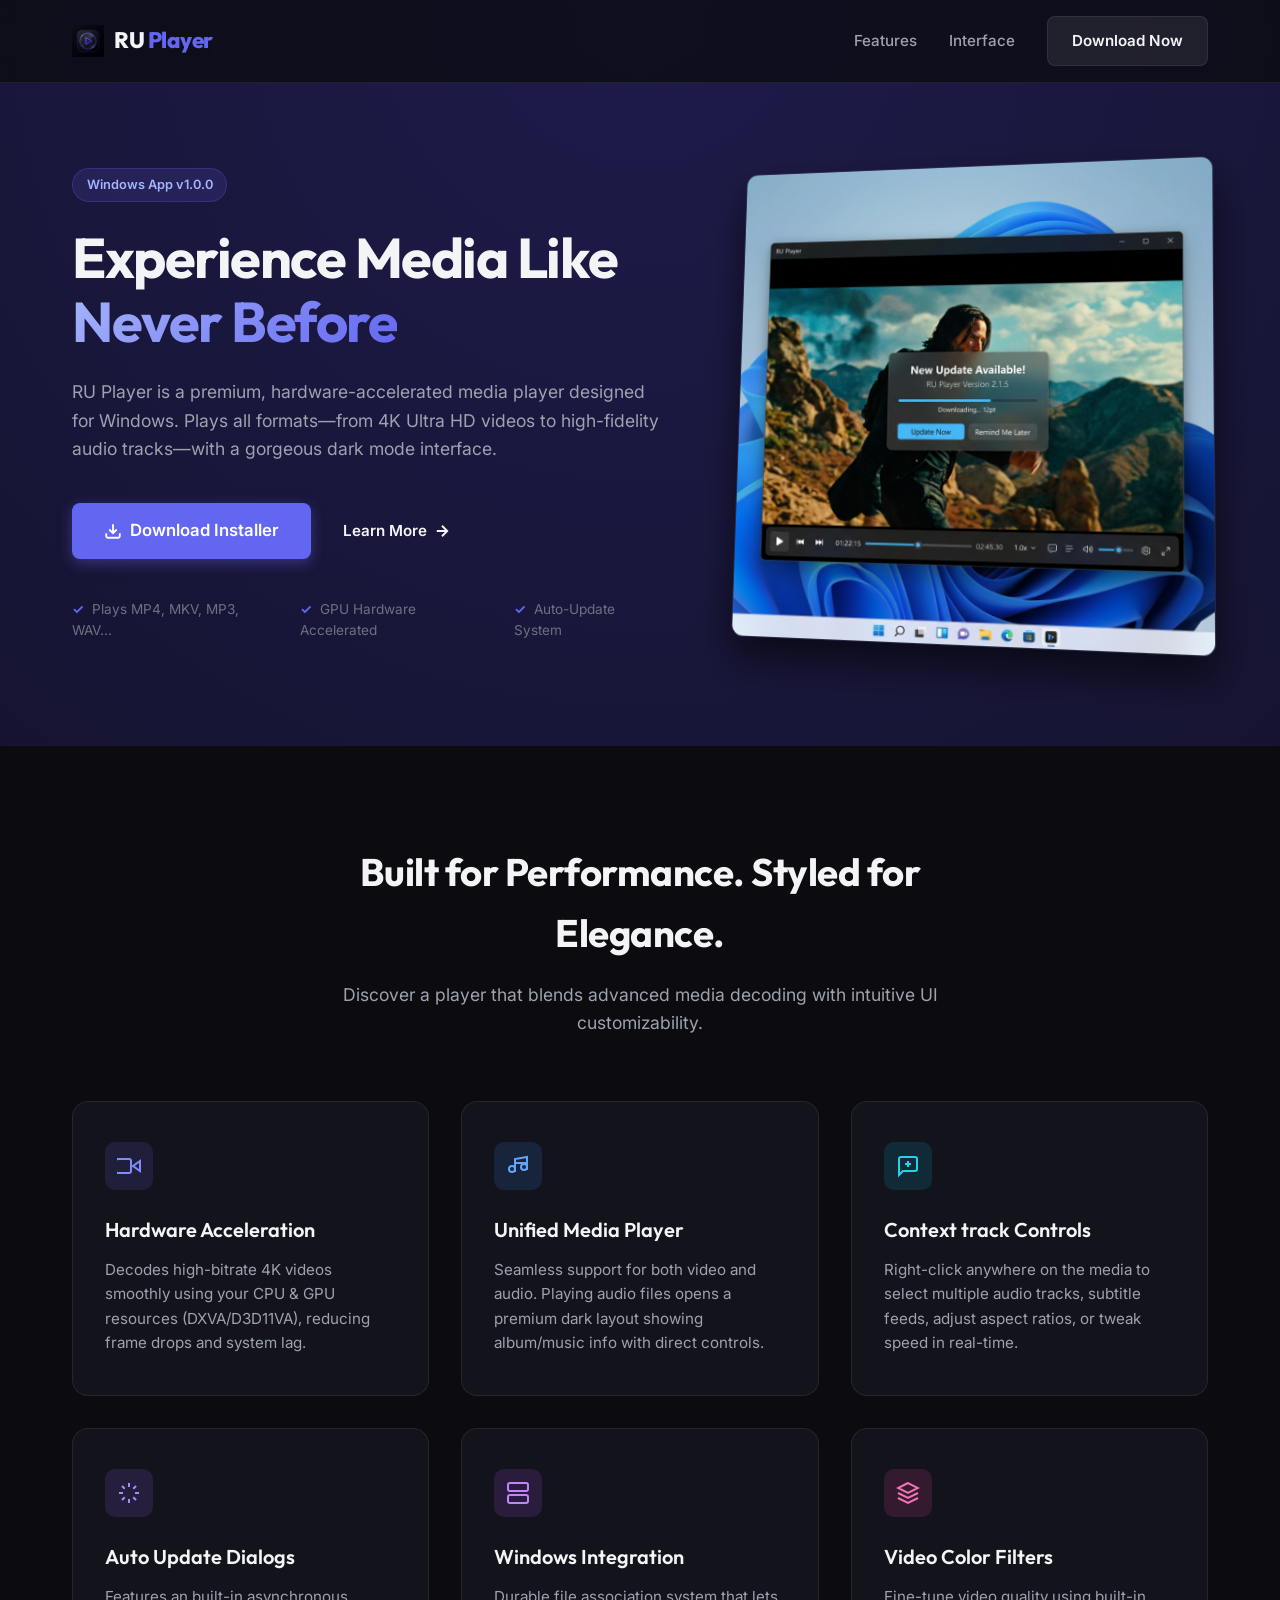
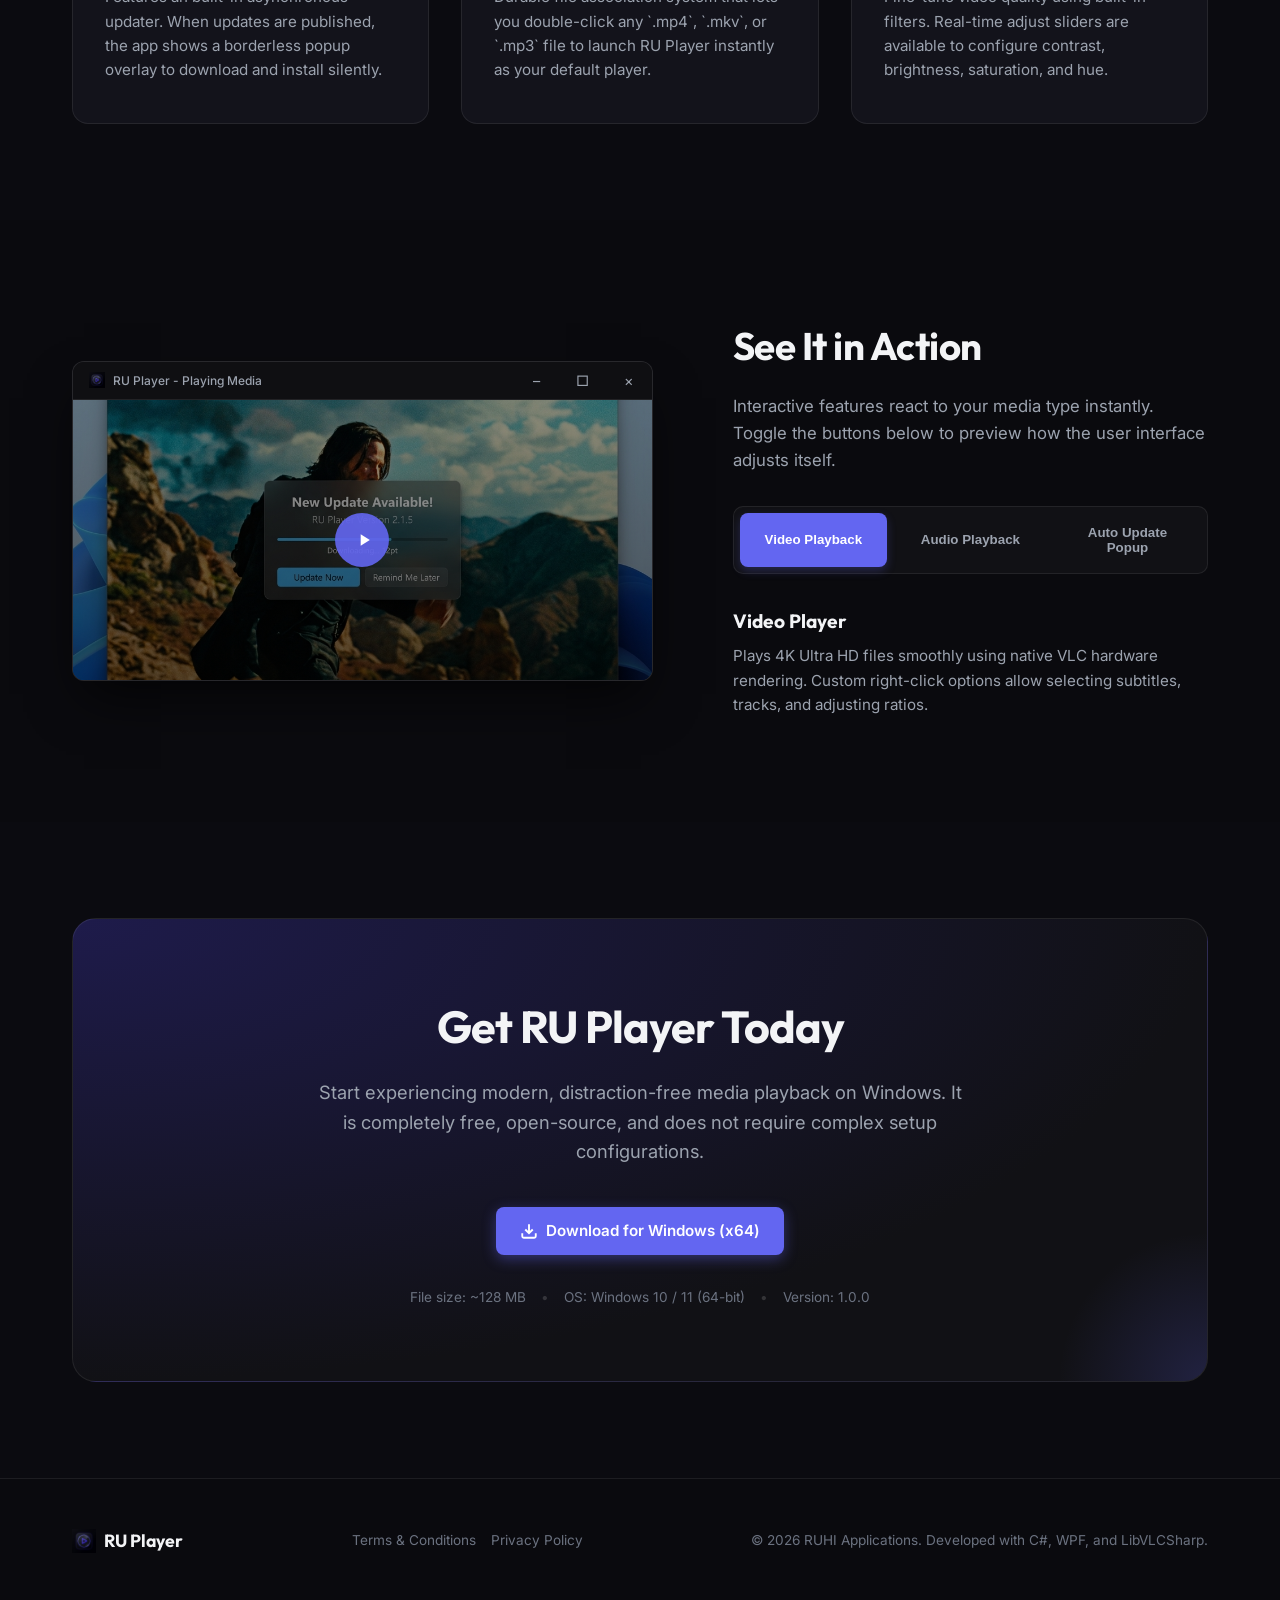
<file: index.html>
<!DOCTYPE html>
<html lang="en">
<head>
    <meta charset="UTF-8">
    <meta name="viewport" content="width=device-width, initial-scale=1.0">
    <meta name="description" content="RU Player - A premium, hardware-accelerated WPF media player for Windows. Enjoy seamless playback for all video and audio formats with a beautiful dark interface.">
    <title>RU Player - Premium Media Player for Windows</title>
    <!-- Google Fonts -->
    <link rel="preconnect" href="https://fonts.googleapis.com">
    <link rel="preconnect" href="https://fonts.gstatic.com" crossorigin>
    <link href="https://fonts.googleapis.com/css2?family=Inter:wght@300;400;500;600;700&family=Outfit:wght@400;500;600;700;800&display=swap" rel="stylesheet">
    <!-- Stylesheet -->
    <link rel="stylesheet" href="style.css">
</head>
<body>
    <!-- Navbar -->
    <header class="navbar">
        <div class="nav-container">
            <div class="nav-logo">
                <img src="assets/app_icon.png" alt="RU Player Logo" class="logo-img">
                <span class="logo-text">RU <span class="accent-text">Player</span></span>
            </div>
            <nav class="nav-links">
                <a href="#features">Features</a>
                <a href="#interface">Interface</a>
                <a href="#download" class="btn btn-secondary">Download Now</a>
            </nav>
        </div>
    </header>

    <!-- Hero Section -->
    <section class="hero">
        <div class="hero-bg-gradient"></div>
        <div class="hero-container">
            <div class="hero-content">
                <div class="badge">Windows App v1.0.0</div>
                <h1 class="hero-title">Experience Media Like <br><span class="gradient-text">Never Before</span></h1>
                <p class="hero-subtitle">RU Player is a premium, hardware-accelerated media player designed for Windows. Plays all formats—from 4K Ultra HD videos to high-fidelity audio tracks—with a gorgeous dark mode interface.</p>
                <div class="hero-actions">
                    <a href="../RU Player Setup.exe" class="btn btn-primary btn-large download-link" download>
                        <svg class="btn-icon" viewBox="0 0 24 24" fill="none" stroke="currentColor" stroke-width="2.5">
                            <path d="M21 15v4a2 2 0 0 1-2 2H5a2 2 0 0 1-2-2v-4M7 10l5 5 5-5M12 15V3"/>
                        </svg>
                        Download Installer
                    </a>
                    <a href="#features" class="btn btn-tertiary">
                        Learn More
                        <svg class="btn-icon-right" viewBox="0 0 24 24" fill="none" stroke="currentColor" stroke-width="2.5">
                            <path d="M5 12h14M12 5l7 7-7 7"/>
                        </svg>
                    </a>
                </div>
                <div class="hero-specs">
                    <span class="spec-item"><span class="bullet">✓</span> Plays MP4, MKV, MP3, WAV...</span>
                    <span class="spec-item"><span class="bullet">✓</span> GPU Hardware Accelerated</span>
                    <span class="spec-item"><span class="bullet">✓</span> Auto-Update System</span>
                </div>
            </div>
            <div class="hero-visual">
                <div class="mockup-wrapper">
                    <div class="mockup-glow"></div>
                    <img src="assets/ruplayer_mockup.png" alt="RU Player App Interface Mockup" class="app-mockup">
                </div>
            </div>
        </div>
    </section>

    <!-- Features Section -->
    <section id="features" class="features">
        <div class="container">
            <div class="section-header">
                <h2 class="section-title">Built for Performance. Styled for Elegance.</h2>
                <p class="section-subtitle">Discover a player that blends advanced media decoding with intuitive UI customizability.</p>
            </div>
            
            <div class="features-grid">
                <!-- Card 1 -->
                <div class="feature-card">
                    <div class="icon-wrapper bg-indigo">
                        <svg class="feature-icon" viewBox="0 0 24 24" fill="none" stroke="currentColor" stroke-width="2">
                            <path d="M23 7l-7 5 7 5V7zM1 5h11a2 2 0 0 1 2 2v10a2 2 0 0 1-2 2H1a2 2 0 0 1-2-2V7a2 2 0 0 1 2-2z"/>
                        </svg>
                    </div>
                    <h3 class="feature-card-title">Hardware Acceleration</h3>
                    <p class="feature-card-desc">Decodes high-bitrate 4K videos smoothly using your CPU & GPU resources (DXVA/D3D11VA), reducing frame drops and system lag.</p>
                </div>

                <!-- Card 2 -->
                <div class="feature-card">
                    <div class="icon-wrapper bg-blue">
                        <svg class="feature-icon" viewBox="0 0 24 24" fill="none" stroke="currentColor" stroke-width="2">
                            <path d="M9 18V5l12-2v13M9 9h12M9 15c0 1.66-1.34 3-3 3s-3-1.34-3-3 1.34-3 3-3 3 1.34 3 3zm12-2c0 1.66-1.34 3-3 3s-3-1.34-3-3 1.34-3 3-3 3 1.34 3 3z"/>
                        </svg>
                    </div>
                    <h3 class="feature-card-title">Unified Media Player</h3>
                    <p class="feature-card-desc">Seamless support for both video and audio. Playing audio files opens a premium dark layout showing album/music info with direct controls.</p>
                </div>

                <!-- Card 3 -->
                <div class="feature-card">
                    <div class="icon-wrapper bg-cyan">
                        <svg class="feature-icon" viewBox="0 0 24 24" fill="none" stroke="currentColor" stroke-width="2">
                            <path d="M21 15a2 2 0 0 1-2 2H7l-4 4V5a2 2 0 0 1 2-2h14a2 2 0 0 1 2 2zM12 7v6M9 10h6"/>
                        </svg>
                    </div>
                    <h3 class="feature-card-title">Context track Controls</h3>
                    <p class="feature-card-desc">Right-click anywhere on the media to select multiple audio tracks, subtitle feeds, adjust aspect ratios, or tweak speed in real-time.</p>
                </div>

                <!-- Card 4 -->
                <div class="feature-card">
                    <div class="icon-wrapper bg-violet">
                        <svg class="feature-icon" viewBox="0 0 24 24" fill="none" stroke="currentColor" stroke-width="2">
                            <path d="M12 2v4M12 18v4M4.93 4.93l2.83 2.83M16.24 16.24l2.83 2.83M2 12h4M18 12h4M4.93 19.07l2.83-2.83M16.24 7.76l2.83-2.83"/>
                        </svg>
                    </div>
                    <h3 class="feature-card-title">Auto Update Dialogs</h3>
                    <p class="feature-card-desc">Features an built-in asynchronous updater. When updates are published, the app shows a borderless popup overlay to download and install silently.</p>
                </div>

                <!-- Card 5 -->
                <div class="feature-card">
                    <div class="icon-wrapper bg-purple">
                        <svg class="feature-icon" viewBox="0 0 24 24" fill="none" stroke="currentColor" stroke-width="2">
                            <rect x="2" y="2" width="20" height="8" rx="2" ry="2"/>
                            <rect x="2" y="14" width="20" height="8" rx="2" ry="2"/>
                            <line x1="6" y1="6" x2="6.01" y2="6"/>
                            <line x1="6" y1="18" x2="6.01" y2="18"/>
                        </svg>
                    </div>
                    <h3 class="feature-card-title">Windows Integration</h3>
                    <p class="feature-card-desc">Durable file association system that lets you double-click any `.mp4`, `.mkv`, or `.mp3` file to launch RU Player instantly as your default player.</p>
                </div>

                <!-- Card 6 -->
                <div class="feature-card">
                    <div class="icon-wrapper bg-pink">
                        <svg class="feature-icon" viewBox="0 0 24 24" fill="none" stroke="currentColor" stroke-width="2">
                            <polygon points="12 2 2 7 12 12 22 7 12 2"/>
                            <polyline points="2 17 12 22 22 17"/>
                            <polyline points="2 12 12 17 22 12"/>
                        </svg>
                    </div>
                    <h3 class="feature-card-title">Video Color Filters</h3>
                    <p class="feature-card-desc">Fine-tune video quality using built-in filters. Real-time adjust sliders are available to configure contrast, brightness, saturation, and hue.</p>
                </div>
            </div>
        </div>
    </section>

    <!-- Interface section (Interactive demonstration) -->
    <section id="interface" class="interface">
        <div class="container">
            <div class="split-layout">
                <div class="layout-visual">
                    <div class="app-window-frame">
                        <div class="frame-header">
                            <span class="frame-logo-title">
                                <img src="assets/app_icon.png" class="frame-icon-img" alt="">
                                <span class="frame-title">RU Player - Playing Media</span>
                            </span>
                            <div class="frame-controls">
                                <span class="win-btn min">&#8211;</span>
                                <span class="win-btn max">&#9633;</span>
                                <span class="win-btn close">&#215;</span>
                            </div>
                        </div>
                        <div class="frame-body">
                            <div class="player-view">
                                <div class="audio-only-view" id="audioOnlyView">
                                    <div class="audio-note">
                                        <svg viewBox="0 0 24 24" fill="none" stroke="#6366F1" stroke-width="2">
                                            <path d="M9 18V5l12-2v13M9 9h12M9 15c0 1.66-1.34 3-3 3s-3-1.34-3-3 1.34-3 3-3 3 1.34 3 3zm12-2c0 1.66-1.34 3-3 3s-3-1.34-3-3 1.34-3 3-3 3 1.34 3 3z"/>
                                        </svg>
                                    </div>
                                    <span class="audio-title">Lofi_Beats_2026.mp3</span>
                                    <span class="audio-mode">Audio Playback Mode</span>
                                </div>
                                <div class="video-overlay-view" id="videoOnlyView">
                                    <div class="video-play-btn">
                                        <svg viewBox="0 0 24 24" fill="currentColor">
                                            <path d="M8 5v14l11-7z"/>
                                        </svg>
                                    </div>
                                </div>
                                <div class="update-popup-mock" id="updateMock">
                                    <div class="popup-box">
                                        <span class="popup-title">New Update Available!</span>
                                        <span class="popup-subtitle">Version 1.0.1 (Current: 1.0.0)</span>
                                        <div class="popup-bar">
                                            <div class="progress-fill"></div>
                                        </div>
                                        <div class="popup-actions">
                                            <button class="popup-btn flat" onclick="togglePopup(false)">Later</button>
                                            <button class="popup-btn accent" onclick="startDownload()">Update Now</button>
                                        </div>
                                    </div>
                                </div>
                            </div>
                        </div>
                    </div>
                </div>
                <div class="layout-content">
                    <h2 class="section-title">See It in Action</h2>
                    <p class="section-desc">Interactive features react to your media type instantly. Toggle the buttons below to preview how the user interface adjusts itself.</p>
                    
                    <div class="toggle-panel">
                        <button class="toggle-btn active" id="btnShowVideo" onclick="switchView('video')">
                            Video Playback
                        </button>
                        <button class="toggle-btn" id="btnShowAudio" onclick="switchView('audio')">
                            Audio Playback
                        </button>
                        <button class="toggle-btn" id="btnShowUpdate" onclick="switchView('update')">
                            Auto Update Popup
                        </button>
                    </div>

                    <div class="details-box">
                        <div class="details-item active" id="details-video">
                            <h4>Video Player</h4>
                            <p>Plays 4K Ultra HD files smoothly using native VLC hardware rendering. Custom right-click options allow selecting subtitles, tracks, and adjusting ratios.</p>
                        </div>
                        <div class="details-item" id="details-audio">
                            <h4>Audio Overlay Mode</h4>
                            <p>Hides the black screen completely, replacing it with an active media details grid, keeping controls accessible while providing clean visual feedback.</p>
                        </div>
                        <div class="details-item" id="details-update">
                            <h4>Airspace-Free Update Dialogs</h4>
                            <p>Launches a borderless modal updater that completely bypasses Windows airspace click interception issues. User can cancel, download, and install silently.</p>
                        </div>
                    </div>
                </div>
            </div>
        </div>
    </section>

    <!-- Download Section -->
    <section id="download" class="download-section">
        <div class="container">
            <div class="download-card">
                <div class="download-card-glow"></div>
                <h2 class="download-title">Get RU Player Today</h2>
                <p class="download-desc">Start experiencing modern, distraction-free media playback on Windows. It is completely free, open-source, and does not require complex setup configurations.</p>
                <div class="download-btns">
                    <a href="../RU Player Setup.exe" class="btn btn-primary download-link" download>
                        <svg class="btn-icon" viewBox="0 0 24 24" fill="none" stroke="currentColor" stroke-width="2.5">
                            <path d="M21 15v4a2 2 0 0 1-2 2H5a2 2 0 0 1-2-2v-4M7 10l5 5 5-5M12 15V3"/>
                        </svg>
                        Download for Windows (x64)
                    </a>
                </div>
                <div class="download-details">
                    <span>File size: ~128 MB</span>
                    <span class="separator">•</span>
                    <span>OS: Windows 10 / 11 (64-bit)</span>
                    <span class="separator">•</span>
                    <span>Version: 1.0.0</span>
                </div>
            </div>
        </div>
    </section>

    <!-- Footer -->
    <footer class="footer">
        <div class="container">
            <div class="footer-wrap">
                <div class="footer-brand">
                    <img src="assets/app_icon.png" alt="RU Player Logo" class="footer-logo">
                    <span>RU Player</span>
                </div>
                <div class="footer-links" style="display: flex; gap: 15px;">
                    <a href="terms.html" style="font-size: 0.85rem; color: var(--text-muted);">Terms &amp; Conditions</a>
                    <a href="privacy.html" style="font-size: 0.85rem; color: var(--text-muted);">Privacy Policy</a>
                </div>
                <p class="footer-copy">&copy; 2026 RUHI Applications. Developed with C#, WPF, and LibVLCSharp.</p>
            </div>
        </div>
    </footer>

    <!-- Interactive script -->
    <script>
        function switchView(viewName) {
            // Remove active state from all buttons
            document.getElementById('btnShowVideo').classList.remove('active');
            document.getElementById('btnShowAudio').classList.remove('active');
            document.getElementById('btnShowUpdate').classList.remove('active');

            // Remove active state from details
            document.getElementById('details-video').classList.remove('active');
            document.getElementById('details-audio').classList.remove('active');
            document.getElementById('details-update').classList.remove('active');

            // Hide/Show elements in mockup
            const audioView = document.getElementById('audioOnlyView');
            const videoView = document.getElementById('videoOnlyView');
            const updateMock = document.getElementById('updateMock');

            audioView.style.display = 'none';
            videoView.style.display = 'none';
            updateMock.style.display = 'none';

            if (viewName === 'video') {
                document.getElementById('btnShowVideo').classList.add('active');
                document.getElementById('details-video').classList.add('active');
                videoView.style.display = 'flex';
            } else if (viewName === 'audio') {
                document.getElementById('btnShowAudio').classList.add('active');
                document.getElementById('details-audio').classList.add('active');
                audioView.style.display = 'flex';
            } else if (viewName === 'update') {
                document.getElementById('btnShowUpdate').classList.add('active');
                document.getElementById('details-update').classList.add('active');
                videoView.style.display = 'flex';
                updateMock.style.display = 'flex';
            }
        }

        function togglePopup(show) {
            document.getElementById('updateMock').style.display = show ? 'flex' : 'none';
        }

        function startDownload() {
            const fill = document.querySelector('.progress-fill');
            fill.style.width = '0%';
            
            let progress = 0;
            const interval = setInterval(() => {
                progress += 5;
                fill.style.width = progress + '%';
                if (progress >= 100) {
                    clearInterval(interval);
                    setTimeout(() => {
                        alert("Update downloaded and launched! Player shutting down.");
                        switchView('video');
                        fill.style.width = '0%';
                    }, 400);
                }
            }, 100);
        }
    </script>
</body>
</html>
</file>
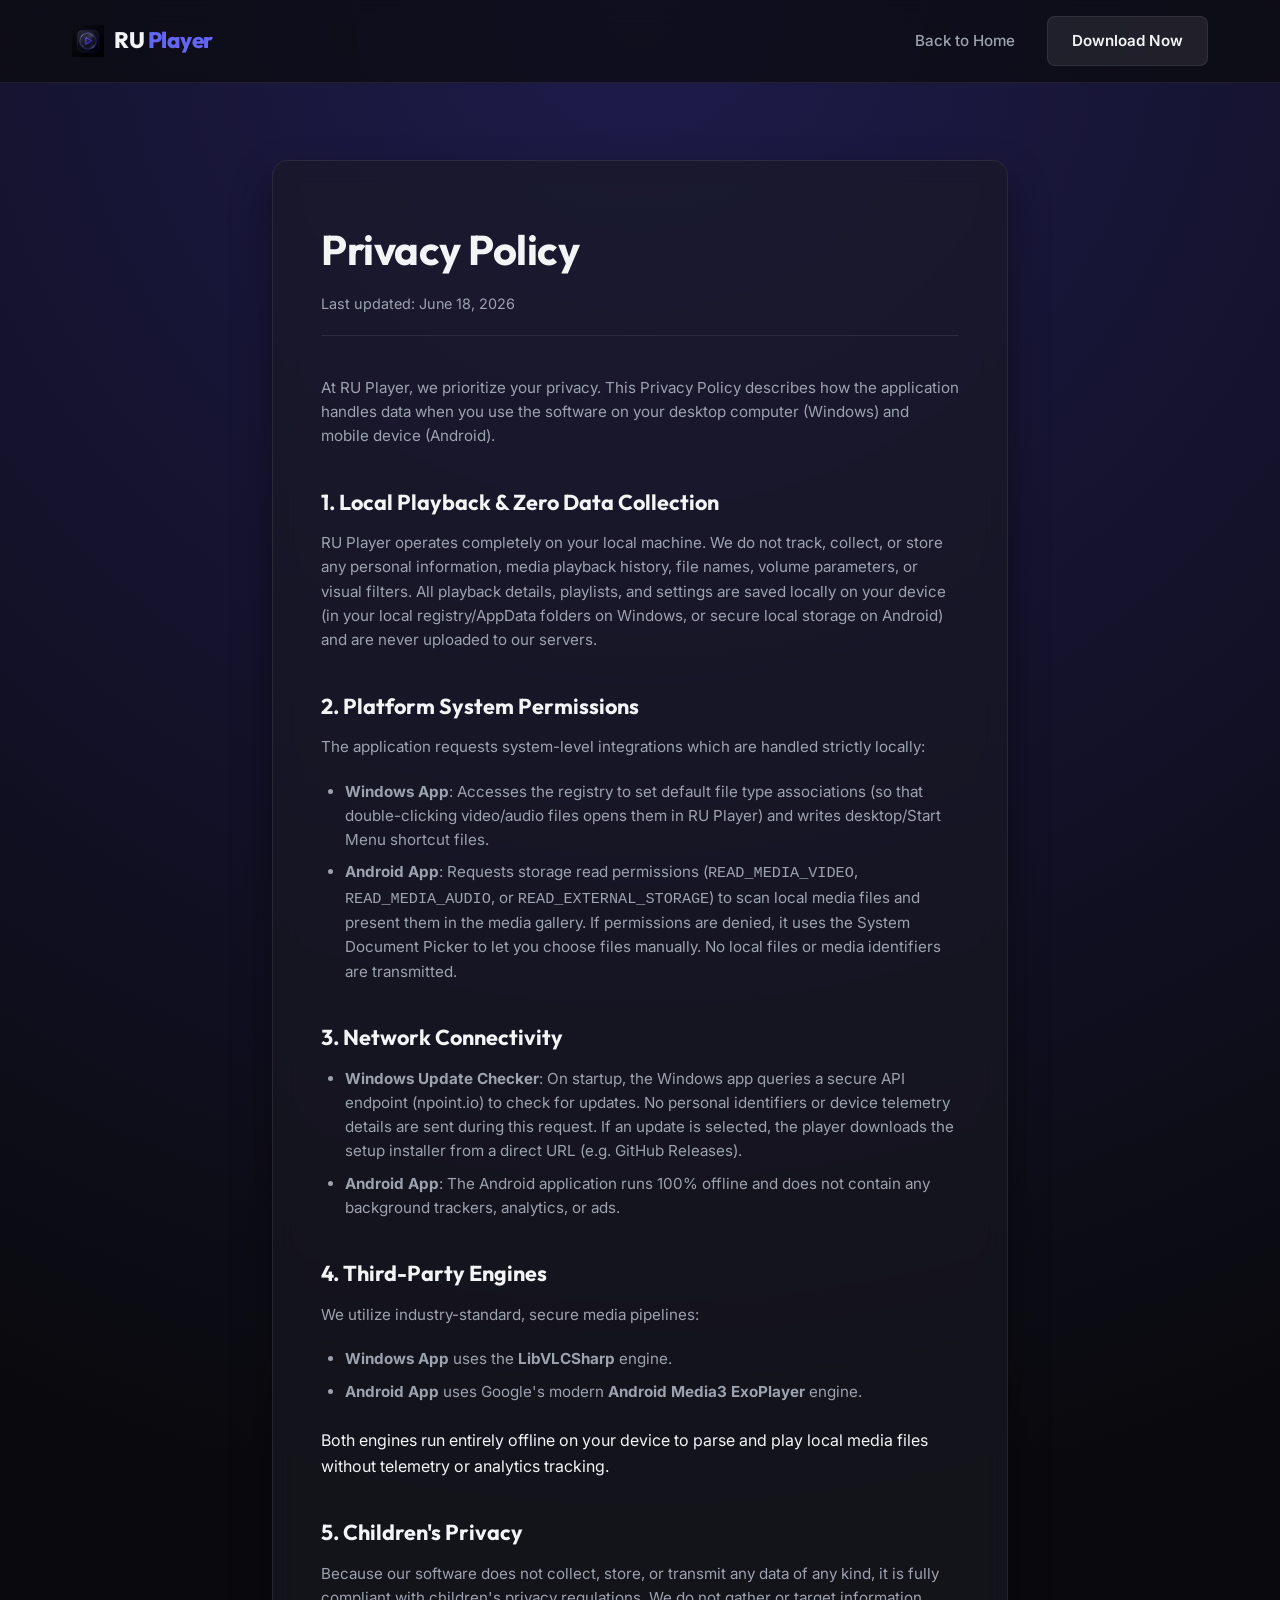
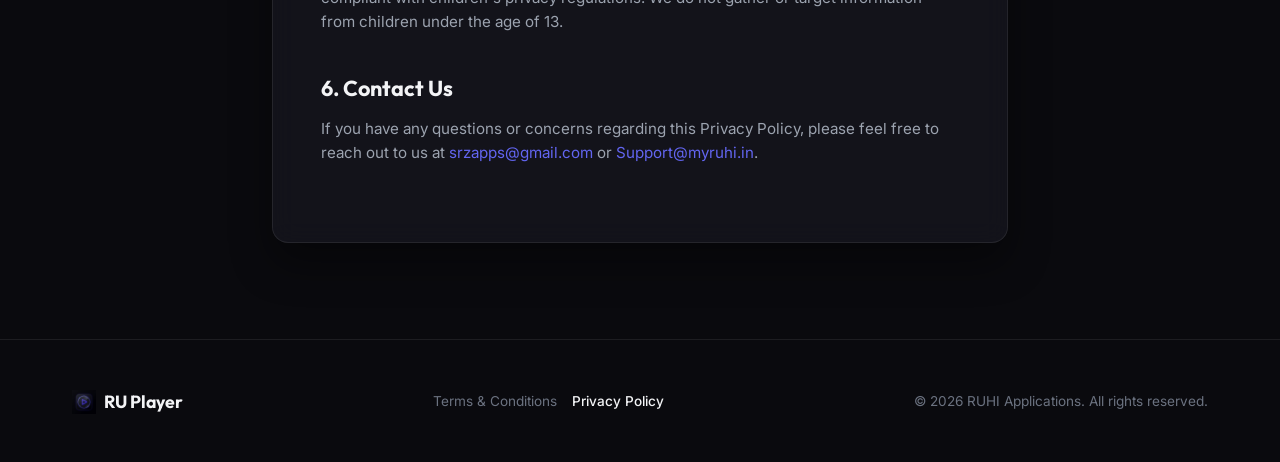
<file: privacy.html>
<!DOCTYPE html>
<html lang="en">
<head>
    <meta charset="UTF-8">
    <meta name="viewport" content="width=device-width, initial-scale=1.0">
    <title>Privacy Policy - RU Player</title>
    <!-- Google Fonts -->
    <link rel="preconnect" href="https://fonts.googleapis.com">
    <link rel="preconnect" href="https://fonts.gstatic.com" crossorigin>
    <link href="https://fonts.googleapis.com/css2?family=Inter:wght@300;400;500;600;700&family=Outfit:wght@400;500;600;700;800&display=swap" rel="stylesheet">
    <!-- Stylesheet -->
    <link rel="stylesheet" href="style.css">
</head>
<body>
    <!-- Navbar -->
    <header class="navbar">
        <div class="nav-container">
            <div class="nav-logo">
                <a href="index.html" style="display: flex; align-items: center;">
                    <img src="assets/app_icon.png" alt="RU Player Logo" class="logo-img">
                    <span class="logo-text">RU <span class="accent-text">Player</span></span>
                </a>
            </div>
            <nav class="nav-links">
                <a href="index.html">Back to Home</a>
                <a href="../RU Player Setup.exe" class="btn btn-secondary" download>Download Now</a>
            </nav>
        </div>
    </header>

    <!-- Document Section -->
    <main class="doc-page">
        <div class="doc-container">
            <div class="doc-card">
                <h1 class="doc-title">Privacy Policy</h1>
                <p class="doc-subtitle">Last updated: June 18, 2026</p>
                
                <div class="doc-content">
                    <p>At RU Player, we prioritize your privacy. This Privacy Policy describes how the application handles data when you use the software on your desktop computer (Windows) and mobile device (Android).</p>
                    
                    <h3>1. Local Playback &amp; Zero Data Collection</h3>
                    <p>RU Player operates completely on your local machine. We do not track, collect, or store any personal information, media playback history, file names, volume parameters, or visual filters. All playback details, playlists, and settings are saved locally on your device (in your local registry/AppData folders on Windows, or secure local storage on Android) and are never uploaded to our servers.</p>
                    
                    <h3>2. Platform System Permissions</h3>
                    <p>The application requests system-level integrations which are handled strictly locally:
                        <ul>
                            <li><strong>Windows App</strong>: Accesses the registry to set default file type associations (so that double-clicking video/audio files opens them in RU Player) and writes desktop/Start Menu shortcut files.</li>
                            <li><strong>Android App</strong>: Requests storage read permissions (<code>READ_MEDIA_VIDEO</code>, <code>READ_MEDIA_AUDIO</code>, or <code>READ_EXTERNAL_STORAGE</code>) to scan local media files and present them in the media gallery. If permissions are denied, it uses the System Document Picker to let you choose files manually. No local files or media identifiers are transmitted.</li>
                        </ul>
                    </p>

                    <h3>3. Network Connectivity</h3>
                    <ul>
                        <li><strong>Windows Update Checker</strong>: On startup, the Windows app queries a secure API endpoint (npoint.io) to check for updates. No personal identifiers or device telemetry details are sent during this request. If an update is selected, the player downloads the setup installer from a direct URL (e.g. GitHub Releases).</li>
                        <li><strong>Android App</strong>: The Android application runs 100% offline and does not contain any background trackers, analytics, or ads.</li>
                    </ul>

                    <h3>4. Third-Party Engines</h3>
                    <p>We utilize industry-standard, secure media pipelines:
                        <ul>
                            <li><strong>Windows App</strong> uses the <strong>LibVLCSharp</strong> engine.</li>
                            <li><strong>Android App</strong> uses Google's modern <strong>Android Media3 ExoPlayer</strong> engine.</li>
                        </ul>
                        Both engines run entirely offline on your device to parse and play local media files without telemetry or analytics tracking.
                    </p>

                    <h3>5. Children's Privacy</h3>
                    <p>Because our software does not collect, store, or transmit any data of any kind, it is fully compliant with children's privacy regulations. We do not gather or target information from children under the age of 13.</p>

                    <h3>6. Contact Us</h3>
                    <p>If you have any questions or concerns regarding this Privacy Policy, please feel free to reach out to us at <a href="mailto:srzapps@gmail.com" style="color: var(--accent);">srzapps@gmail.com</a> or <a href="mailto:Support@myruhi.in" style="color: var(--accent);">Support@myruhi.in</a>.</p>
                </div>
            </div>
        </div>
    </main>

    <!-- Footer -->
    <footer class="footer">
        <div class="container">
            <div class="footer-wrap">
                <div class="footer-brand">
                    <img src="assets/app_icon.png" alt="RU Player Logo" class="footer-logo">
                    <span>RU Player</span>
                </div>
                <div class="footer-links" style="display: flex; gap: 15px;">
                    <a href="terms.html" style="font-size: 0.85rem; color: var(--text-muted);">Terms &amp; Conditions</a>
                    <a href="privacy.html" style="font-size: 0.85rem; color: var(--text-primary); font-weight: 500;">Privacy Policy</a>
                </div>
                <p class="footer-copy">&copy; 2026 RUHI Applications. All rights reserved.</p>
            </div>
        </div>
    </footer>
</body>
</html>
</file>
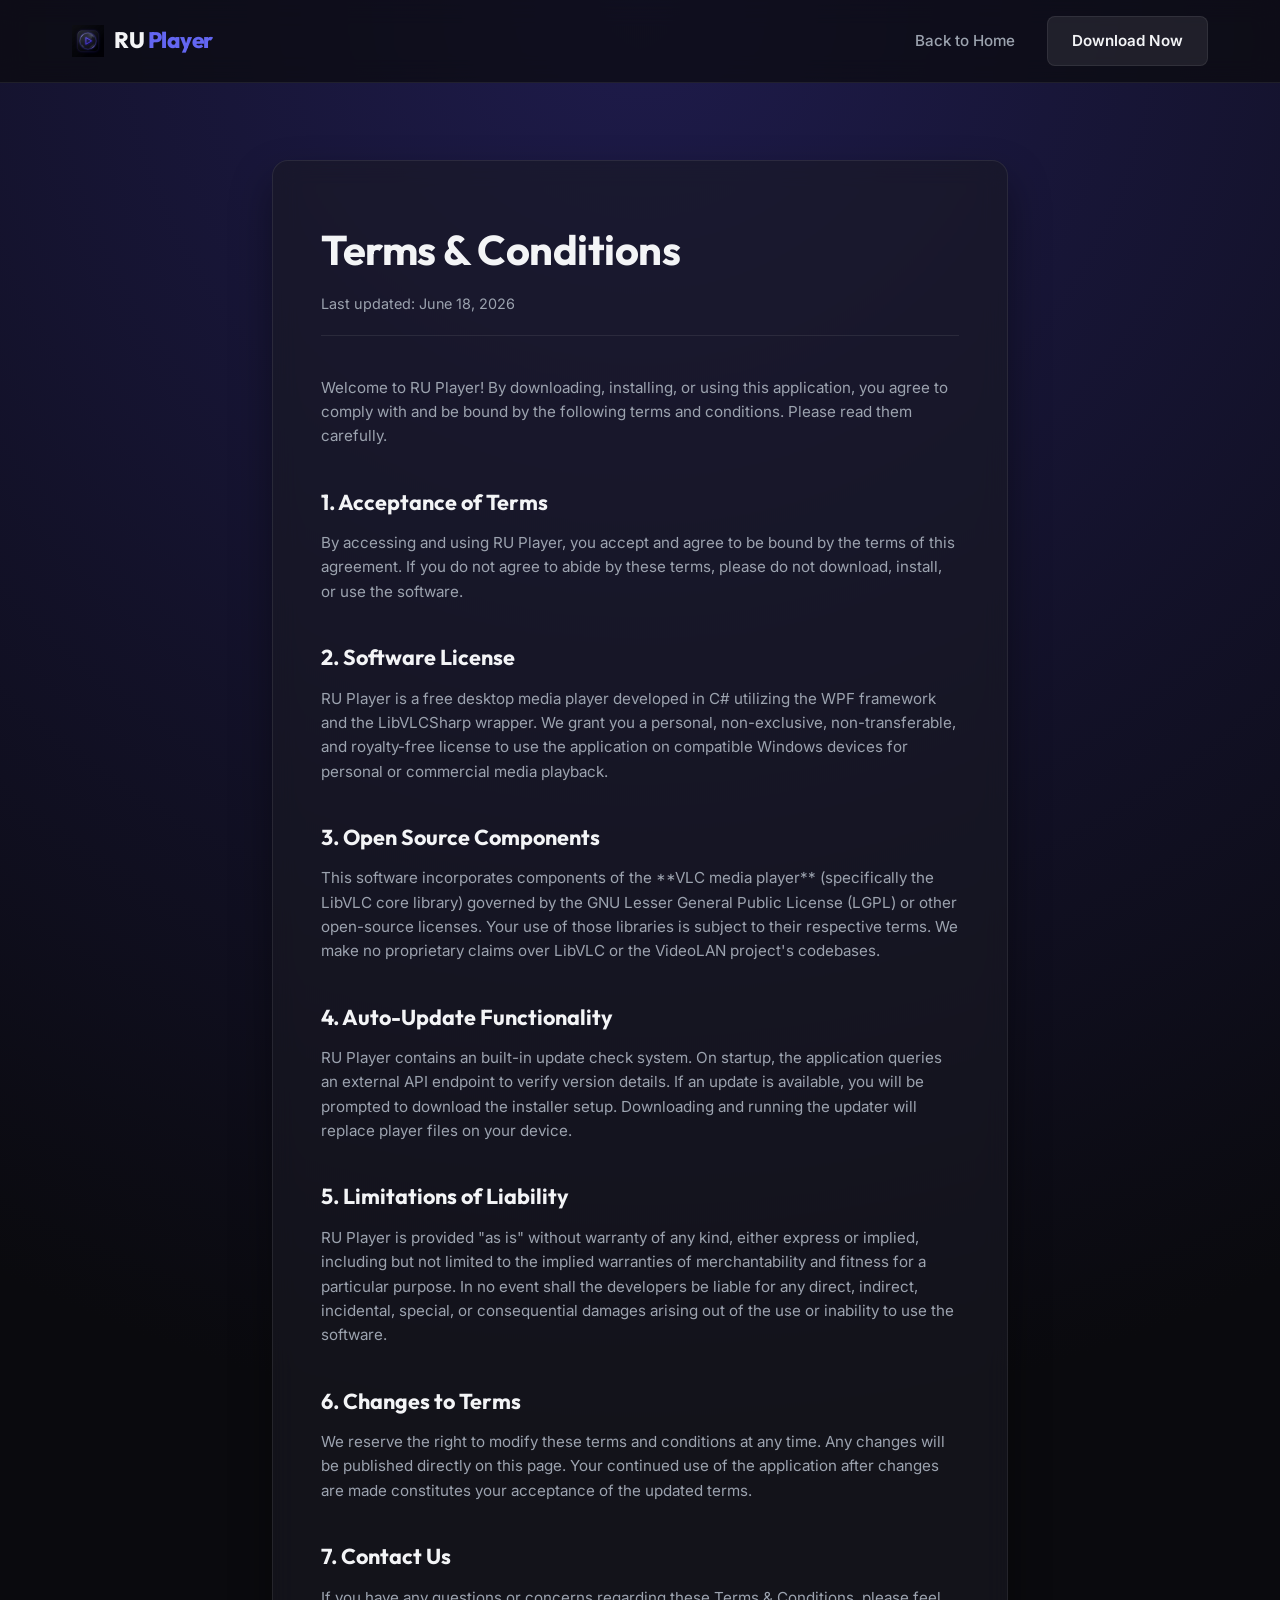
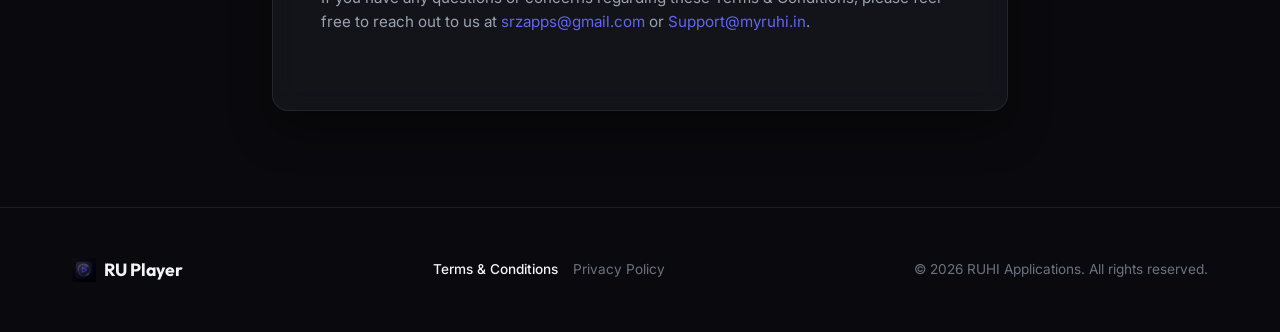
<file: terms.html>
<!DOCTYPE html>
<html lang="en">
<head>
    <meta charset="UTF-8">
    <meta name="viewport" content="width=device-width, initial-scale=1.0">
    <title>Terms &amp; Conditions - RU Player</title>
    <!-- Google Fonts -->
    <link rel="preconnect" href="https://fonts.googleapis.com">
    <link rel="preconnect" href="https://fonts.gstatic.com" crossorigin>
    <link href="https://fonts.googleapis.com/css2?family=Inter:wght@300;400;500;600;700&family=Outfit:wght@400;500;600;700;800&display=swap" rel="stylesheet">
    <!-- Stylesheet -->
    <link rel="stylesheet" href="style.css">
</head>
<body>
    <!-- Navbar -->
    <header class="navbar">
        <div class="nav-container">
            <div class="nav-logo">
                <a href="index.html" style="display: flex; align-items: center;">
                    <img src="assets/app_icon.png" alt="RU Player Logo" class="logo-img">
                    <span class="logo-text">RU <span class="accent-text">Player</span></span>
                </a>
            </div>
            <nav class="nav-links">
                <a href="index.html">Back to Home</a>
                <a href="../RU Player Setup.exe" class="btn btn-secondary" download>Download Now</a>
            </nav>
        </div>
    </header>

    <!-- Document Section -->
    <main class="doc-page">
        <div class="doc-container">
            <div class="doc-card">
                <h1 class="doc-title">Terms &amp; Conditions</h1>
                <p class="doc-subtitle">Last updated: June 18, 2026</p>
                
                <div class="doc-content">
                    <p>Welcome to RU Player! By downloading, installing, or using this application, you agree to comply with and be bound by the following terms and conditions. Please read them carefully.</p>
                    
                    <h3>1. Acceptance of Terms</h3>
                    <p>By accessing and using RU Player, you accept and agree to be bound by the terms of this agreement. If you do not agree to abide by these terms, please do not download, install, or use the software.</p>
                    
                    <h3>2. Software License</h3>
                    <p>RU Player is a free desktop media player developed in C# utilizing the WPF framework and the LibVLCSharp wrapper. We grant you a personal, non-exclusive, non-transferable, and royalty-free license to use the application on compatible Windows devices for personal or commercial media playback.</p>
                    
                    <h3>3. Open Source Components</h3>
                    <p>This software incorporates components of the **VLC media player** (specifically the LibVLC core library) governed by the GNU Lesser General Public License (LGPL) or other open-source licenses. Your use of those libraries is subject to their respective terms. We make no proprietary claims over LibVLC or the VideoLAN project's codebases.</p>
                    
                    <h3>4. Auto-Update Functionality</h3>
                    <p>RU Player contains an built-in update check system. On startup, the application queries an external API endpoint to verify version details. If an update is available, you will be prompted to download the installer setup. Downloading and running the updater will replace player files on your device.</p>
                    
                    <h3>5. Limitations of Liability</h3>
                    <p>RU Player is provided "as is" without warranty of any kind, either express or implied, including but not limited to the implied warranties of merchantability and fitness for a particular purpose. In no event shall the developers be liable for any direct, indirect, incidental, special, or consequential damages arising out of the use or inability to use the software.</p>

                    <h3>6. Changes to Terms</h3>
                    <p>We reserve the right to modify these terms and conditions at any time. Any changes will be published directly on this page. Your continued use of the application after changes are made constitutes your acceptance of the updated terms.</p>

                    <h3>7. Contact Us</h3>
                    <p>If you have any questions or concerns regarding these Terms &amp; Conditions, please feel free to reach out to us at <a href="mailto:srzapps@gmail.com" style="color: var(--accent);">srzapps@gmail.com</a> or <a href="mailto:Support@myruhi.in" style="color: var(--accent);">Support@myruhi.in</a>.</p>
                </div>
            </div>
        </div>
    </main>

    <!-- Footer -->
    <footer class="footer">
        <div class="container">
            <div class="footer-wrap">
                <div class="footer-brand">
                    <img src="assets/app_icon.png" alt="RU Player Logo" class="footer-logo">
                    <span>RU Player</span>
                </div>
                <div class="footer-links" style="display: flex; gap: 15px;">
                    <a href="terms.html" style="font-size: 0.85rem; color: var(--text-primary); font-weight: 500;">Terms &amp; Conditions</a>
                    <a href="privacy.html" style="font-size: 0.85rem; color: var(--text-muted);">Privacy Policy</a>
                </div>
                <p class="footer-copy">&copy; 2026 RUHI Applications. All rights reserved.</p>
            </div>
        </div>
    </footer>
</body>
</html>
</file>
<file: style.css>
/* ==========================================================================
   RU Player Landing Page Stylesheet - Vanilla CSS
   ========================================================================== */

:root {
    --bg-primary: #0a0a0e;
    --bg-secondary: #121217;
    --bg-card: rgba(26, 26, 36, 0.6);
    --border-color: rgba(255, 255, 255, 0.08);
    --border-active: rgba(99, 102, 241, 0.3);
    
    --accent: #6366f1;
    --accent-hover: #4f46e5;
    --accent-glow: rgba(99, 102, 241, 0.15);
    
    --text-primary: #f3f4f6;
    --text-secondary: #9ca3af;
    --text-muted: #6b7280;
    
    --font-heading: 'Outfit', 'Inter', sans-serif;
    --font-body: 'Inter', sans-serif;
    
    --transition-fast: 0.2s ease;
    --transition-normal: 0.35s cubic-bezier(0.16, 1, 0.3, 1);
}

/* Reset & Global */
* {
    margin: 0;
    padding: 0;
    box-sizing: border-box;
}

html {
    scroll-behavior: smooth;
    font-size: 16px;
    background-color: var(--bg-primary);
    color: var(--text-primary);
}

body {
    font-family: var(--font-body);
    line-height: 1.6;
    overflow-x: hidden;
    background: radial-gradient(circle at 50% 0%, #1e1b4b 0%, var(--bg-primary) 70%);
}

.container {
    max-width: 1200px;
    margin: 0 auto;
    padding: 0 2rem;
}

/* Typography */
h1, h2, h3, h4 {
    font-family: var(--font-heading);
    font-weight: 700;
}

a {
    color: inherit;
    text-decoration: none;
    transition: var(--transition-fast);
}

/* Buttons */
.btn {
    display: inline-flex;
    align-items: center;
    justify-content: center;
    padding: 0.75rem 1.5rem;
    border-radius: 8px;
    font-weight: 600;
    font-size: 0.95rem;
    cursor: pointer;
    border: none;
    transition: all var(--transition-normal);
}

.btn-large {
    padding: 0.9rem 2rem;
    font-size: 1.05rem;
}

.btn-primary {
    background-color: var(--accent);
    color: #ffffff;
    box-shadow: 0 4px 14px 0 rgba(99, 102, 241, 0.4);
}

.btn-primary:hover {
    background-color: var(--accent-hover);
    transform: translateY(-2px);
    box-shadow: 0 6px 20px 0 rgba(99, 102, 241, 0.6);
}

.btn-secondary {
    background-color: rgba(255, 255, 255, 0.08);
    color: var(--text-primary);
    border: 1px solid var(--border-color);
}

.btn-secondary:hover {
    background-color: rgba(255, 255, 255, 0.15);
    border-color: rgba(255, 255, 255, 0.2);
}

.btn-tertiary {
    background: transparent;
    color: var(--text-primary);
    padding-left: 0.5rem;
}

.btn-tertiary:hover {
    color: var(--accent);
}

.btn-icon {
    width: 18px;
    height: 18px;
    margin-right: 8px;
}

.btn-icon-right {
    width: 18px;
    height: 18px;
    margin-left: 6px;
    transition: transform var(--transition-fast);
}

.btn-tertiary:hover .btn-icon-right {
    transform: translateX(4px);
}

/* Navbar */
.navbar {
    position: fixed;
    top: 0;
    left: 0;
    right: 0;
    z-index: 1000;
    background-color: rgba(10, 10, 14, 0.7);
    backdrop-filter: blur(12px);
    -webkit-backdrop-filter: blur(12px);
    border-bottom: 1px solid var(--border-color);
    padding: 1rem 0;
}

.nav-container {
    max-width: 1200px;
    margin: 0 auto;
    padding: 0 2rem;
    display: flex;
    justify-content: space-between;
    align-items: center;
}

.nav-logo {
    display: flex;
    align-items: center;
    font-family: var(--font-heading);
    font-size: 1.4rem;
    font-weight: 800;
    letter-spacing: -0.5px;
}

.logo-img {
    width: 32px;
    height: 32px;
    margin-right: 10px;
}

.accent-text {
    color: var(--accent);
}

.nav-links {
    display: flex;
    align-items: center;
    gap: 2rem;
}

.nav-links a:not(.btn) {
    font-weight: 500;
    font-size: 0.95rem;
    color: var(--text-secondary);
}

.nav-links a:not(.btn):hover {
    color: var(--text-primary);
}

/* Hero Section */
.hero {
    position: relative;
    padding-top: 10rem;
    padding-bottom: 6rem;
    overflow: hidden;
}

.hero-container {
    max-width: 1200px;
    margin: 0 auto;
    padding: 0 2rem;
    display: grid;
    grid-template-columns: 1.1fr 0.9fr;
    gap: 4rem;
    align-items: center;
}

.hero-content {
    position: relative;
    z-index: 2;
}

.badge {
    display: inline-block;
    padding: 0.35rem 0.85rem;
    background: rgba(99, 102, 241, 0.15);
    border: 1px solid rgba(99, 102, 241, 0.25);
    border-radius: 100px;
    font-size: 0.8rem;
    font-weight: 600;
    color: #a5b4fc;
    margin-bottom: 1.5rem;
}

.hero-title {
    font-size: 3.5rem;
    line-height: 1.15;
    letter-spacing: -1.5px;
    margin-bottom: 1.5rem;
}

.gradient-text {
    background: linear-gradient(135deg, #a5b4fc 0%, #6366f1 100%);
    -webkit-background-clip: text;
    -webkit-text-fill-color: transparent;
}

.hero-subtitle {
    font-size: 1.1rem;
    color: var(--text-secondary);
    margin-bottom: 2.5rem;
}

.hero-actions {
    display: flex;
    align-items: center;
    gap: 1.5rem;
    margin-bottom: 2.5rem;
}

.hero-specs {
    display: flex;
    gap: 1.5rem;
    font-size: 0.85rem;
    color: var(--text-muted);
}

.spec-item .bullet {
    color: var(--accent);
    margin-right: 4px;
    font-weight: bold;
}

/* Hero Visual & Mockup Frame */
.hero-visual {
    position: relative;
    z-index: 2;
}

.mockup-wrapper {
    position: relative;
    width: 100%;
}

.mockup-glow {
    position: absolute;
    top: 50%;
    left: 50%;
    transform: translate(-50%, -50%);
    width: 120%;
    height: 120%;
    background: radial-gradient(circle, rgba(99, 102, 241, 0.15) 0%, transparent 60%);
    z-index: 1;
    pointer-events: none;
}

.app-mockup {
    position: relative;
    z-index: 2;
    width: 100%;
    height: auto;
    border-radius: 12px;
    border: 1px solid var(--border-color);
    box-shadow: 0 20px 40px rgba(0, 0, 0, 0.6);
    transform: perspective(1000px) rotateY(-10deg) rotateX(5deg);
    transition: transform var(--transition-normal);
}

.mockup-wrapper:hover .app-mockup {
    transform: perspective(1000px) rotateY(-3deg) rotateX(2deg) scale(1.02);
}

/* Features Section */
.features {
    padding: 6rem 0;
    position: relative;
    background-color: #0b0b10;
}

.section-header {
    text-align: center;
    max-width: 700px;
    margin: 0 auto 4rem auto;
}

.section-title {
    font-size: 2.4rem;
    letter-spacing: -0.5px;
    margin-bottom: 1rem;
}

.section-subtitle {
    font-size: 1.1rem;
    color: var(--text-secondary);
}

.features-grid {
    display: grid;
    grid-template-columns: repeat(auto-fit, minmax(320px, 1fr));
    gap: 2rem;
}

.feature-card {
    background-color: var(--bg-card);
    border: 1px solid var(--border-color);
    border-radius: 16px;
    padding: 2.5rem 2rem;
    backdrop-filter: blur(10px);
    -webkit-backdrop-filter: blur(10px);
    transition: all var(--transition-normal);
}

.feature-card:hover {
    transform: translateY(-5px);
    border-color: var(--border-active);
    box-shadow: 0 10px 30px rgba(99, 102, 241, 0.05);
}

.icon-wrapper {
    width: 48px;
    height: 48px;
    border-radius: 10px;
    display: flex;
    align-items: center;
    justify-content: center;
    margin-bottom: 1.5rem;
}

.feature-icon {
    width: 24px;
    height: 24px;
}

/* Colors for icon wrapper */
.bg-indigo { background: rgba(99, 102, 241, 0.15); color: #818cf8; }
.bg-blue { background: rgba(59, 130, 246, 0.15); color: #60a5fa; }
.bg-cyan { background: rgba(6, 182, 212, 0.15); color: #22d3ee; }
.bg-violet { background: rgba(139, 92, 246, 0.15); color: #a78bfa; }
.bg-purple { background: rgba(168, 85, 247, 0.15); color: #c084fc; }
.bg-pink { background: rgba(236, 72, 153, 0.15); color: #f472b6; }

.feature-card-title {
    font-size: 1.25rem;
    font-weight: 600;
    margin-bottom: 0.75rem;
    color: var(--text-primary);
}

.feature-card-desc {
    font-size: 0.95rem;
    color: var(--text-secondary);
}

/* Interactive Demonstration Section */
.interface {
    padding: 6rem 0;
    background-color: var(--bg-primary);
}

.split-layout {
    display: grid;
    grid-template-columns: 1.1fr 0.9fr;
    gap: 5rem;
    align-items: center;
}

.layout-visual {
    width: 100%;
}

.app-window-frame {
    width: 100%;
    background-color: #16161a;
    border-radius: 12px;
    border: 1.5px solid var(--border-color);
    box-shadow: 0 25px 50px -12px rgba(0, 0, 0, 0.7);
    overflow: hidden;
}

.frame-header {
    height: 38px;
    background-color: #0f0f12;
    border-bottom: 1px solid var(--border-color);
    display: flex;
    align-items: center;
    padding: 0 0 0 1rem;
    position: relative;
}

.frame-logo-title {
    display: flex;
    align-items: center;
    gap: 8px;
}

.frame-icon-img {
    width: 16px;
    height: 16px;
}

.frame-title {
    font-size: 0.75rem;
    color: var(--text-secondary);
    font-weight: 500;
}

.frame-controls {
    display: flex;
    margin-left: auto;
    height: 100%;
}

.win-btn {
    width: 46px;
    height: 100%;
    display: flex;
    align-items: center;
    justify-content: center;
    font-size: 0.9rem;
    color: var(--text-secondary);
    cursor: pointer;
    transition: background-color var(--transition-fast);
}

.win-btn:hover {
    background-color: rgba(255, 255, 255, 0.08);
    color: #ffffff;
}

.win-btn.close:hover {
    background-color: #e81123;
    color: #ffffff;
}

.frame-body {
    padding: 0;
}

.player-view {
    height: 280px;
    background-color: #000000;
    position: relative;
    display: flex;
    align-items: center;
    justify-content: center;
}

.audio-only-view {
    display: none;
    flex-direction: column;
    align-items: center;
    justify-content: center;
    text-align: center;
    width: 100%;
    height: 100%;
    background-color: #0d0d12;
}

.audio-note {
    width: 64px;
    height: 64px;
    border-radius: 50%;
    background: rgba(99, 102, 241, 0.15);
    border: 1px solid var(--accent);
    display: flex;
    align-items: center;
    justify-content: center;
    margin-bottom: 12px;
}

.audio-note svg {
    width: 28px;
    height: 28px;
}

.audio-title {
    font-size: 1rem;
    font-weight: 600;
    color: #ffffff;
    margin-bottom: 4px;
}

.audio-mode {
    font-size: 0.75rem;
    color: var(--text-muted);
}

.video-overlay-view {
    display: flex;
    width: 100%;
    height: 100%;
    background: linear-gradient(rgba(0, 0, 0, 0.4), rgba(0, 0, 0, 0.6)), url('assets/ruplayer_mockup.png') center/cover no-repeat;
    align-items: center;
    justify-content: center;
}

.video-play-btn {
    width: 54px;
    height: 54px;
    border-radius: 50%;
    background-color: rgba(99, 102, 241, 0.9);
    display: flex;
    align-items: center;
    justify-content: center;
    color: #ffffff;
    cursor: pointer;
    transition: transform var(--transition-fast);
}

.video-play-btn svg {
    width: 20px;
    height: 20px;
    margin-left: 3px;
}

.video-play-btn:hover {
    transform: scale(1.1);
}

.update-popup-mock {
    display: none;
    position: absolute;
    top: 0;
    left: 0;
    right: 0;
    bottom: 0;
    background-color: rgba(10, 10, 14, 0.85);
    align-items: center;
    justify-content: center;
}

.popup-box {
    width: 320px;
    background-color: #1c1c22;
    border: 1.5px solid var(--accent);
    border-radius: 10px;
    padding: 1.25rem;
    box-shadow: 0 10px 25px rgba(0, 0, 0, 0.5);
    display: flex;
    flex-direction: column;
}

.popup-title {
    font-size: 1.1rem;
    font-weight: 700;
    color: #ffffff;
    margin-bottom: 2px;
}

.popup-subtitle {
    font-size: 0.75rem;
    color: var(--text-secondary);
    margin-bottom: 12px;
}

.popup-bar {
    height: 6px;
    background-color: rgba(255, 255, 255, 0.1);
    border-radius: 3px;
    margin-bottom: 16px;
    overflow: hidden;
}

.progress-fill {
    width: 0%;
    height: 100%;
    background-color: var(--accent);
    transition: width 0.1s linear;
}

.popup-actions {
    display: flex;
    justify-content: flex-end;
    gap: 8px;
}

.popup-btn {
    padding: 0.45rem 1rem;
    font-size: 0.8rem;
    font-weight: 600;
    border-radius: 4px;
    border: none;
    cursor: pointer;
    transition: var(--transition-fast);
}

.popup-btn.flat {
    background-color: transparent;
    color: var(--text-secondary);
}

.popup-btn.flat:hover {
    color: #ffffff;
    background-color: rgba(255, 255, 255, 0.05);
}

.popup-btn.accent {
    background-color: var(--accent);
    color: #ffffff;
}

.popup-btn.accent:hover {
    background-color: var(--accent-hover);
}

/* Layout Content (Interface Controls) */
.layout-content {
    display: flex;
    flex-direction: column;
}

.section-desc {
    color: var(--text-secondary);
    font-size: 1.05rem;
    margin-bottom: 2rem;
}

.toggle-panel {
    display: flex;
    gap: 10px;
    margin-bottom: 2rem;
    background-color: rgba(255, 255, 255, 0.03);
    border: 1px solid var(--border-color);
    padding: 6px;
    border-radius: 10px;
}

.toggle-btn {
    flex: 1;
    padding: 0.75rem;
    border-radius: 8px;
    border: none;
    background-color: transparent;
    color: var(--text-secondary);
    font-weight: 600;
    cursor: pointer;
    transition: all var(--transition-fast);
}

.toggle-btn:hover {
    color: #ffffff;
}

.toggle-btn.active {
    background-color: var(--accent);
    color: #ffffff;
    box-shadow: 0 4px 10px rgba(99, 102, 241, 0.25);
}

.details-box {
    min-height: 120px;
}

.details-item {
    display: none;
}

.details-item.active {
    display: block;
    animation: fadeIn 0.4s ease;
}

.details-item h4 {
    font-size: 1.2rem;
    margin-bottom: 0.5rem;
}

.details-item p {
    color: var(--text-secondary);
    font-size: 0.95rem;
}

@keyframes fadeIn {
    from { opacity: 0; transform: translateY(4px); }
    to { opacity: 1; transform: translateY(0); }
}

/* Download Section */
.download-section {
    padding: 6rem 0;
    background-color: #0b0b10;
}

.download-card {
    position: relative;
    background: radial-gradient(100% 100% at 0% 0%, #1e1b4b 0%, #111115 100%);
    border: 1.5px solid var(--border-color);
    border-radius: 24px;
    padding: 4.5rem 3rem;
    text-align: center;
    overflow: hidden;
}

.download-card-glow {
    position: absolute;
    bottom: -150px;
    right: -150px;
    width: 300px;
    height: 300px;
    background: radial-gradient(circle, rgba(99, 102, 241, 0.2) 0%, transparent 70%);
    pointer-events: none;
}

.download-title {
    font-size: 2.8rem;
    letter-spacing: -1px;
    margin-bottom: 1rem;
}

.download-desc {
    font-size: 1.15rem;
    color: var(--text-secondary);
    max-width: 650px;
    margin: 0 auto 2.5rem auto;
}

.download-btns {
    margin-bottom: 2rem;
}

.download-details {
    display: flex;
    justify-content: center;
    align-items: center;
    gap: 15px;
    font-size: 0.85rem;
    color: var(--text-muted);
}

.separator {
    color: rgba(255, 255, 255, 0.15);
}

/* Footer */
.footer {
    border-top: 1px solid var(--border-color);
    padding: 3rem 0;
    background-color: var(--bg-primary);
}

.footer-wrap {
    display: flex;
    justify-content: space-between;
    align-items: center;
}

.footer-brand {
    display: flex;
    align-items: center;
    font-family: var(--font-heading);
    font-weight: 700;
    font-size: 1.1rem;
}

.footer-logo {
    width: 24px;
    height: 24px;
    margin-right: 8px;
}

.footer-copy {
    font-size: 0.85rem;
    color: var(--text-muted);
}

/* ==========================================================================
   Responsive Breakpoints
   ========================================================================== */

@media (max-width: 992px) {
    .hero-container {
        grid-template-columns: 1fr;
        text-align: center;
        gap: 3rem;
    }
    
    .hero-actions {
        justify-content: center;
    }
    
    .hero-specs {
        justify-content: center;
    }
    
    .app-mockup {
        transform: none;
    }
    
    .mockup-wrapper:hover .app-mockup {
        transform: scale(1.01);
    }
    
    .split-layout {
        grid-template-columns: 1fr;
        gap: 3rem;
    }
}

@media (max-width: 768px) {
    .navbar {
        padding: 0.75rem 0;
    }
    
    .nav-links a:not(.btn) {
        display: none; /* Hide standard links on mobile to save space */
    }
    
    .hero-title {
        font-size: 2.8rem;
    }
    
    .download-card {
        padding: 3rem 1.5rem;
    }
    
    .download-title {
        font-size: 2.2rem;
    }
    
    .download-details {
        flex-direction: column;
        gap: 8px;
    }
    
    .download-details .separator {
        display: none;
    }
    
    .footer-wrap {
        flex-direction: column;
        gap: 1.5rem;
    }
}

/* ==========================================================================
   Legal Document Page Styling
   ========================================================================== */
.doc-page {
    padding-top: 10rem;
    padding-bottom: 6rem;
    position: relative;
}

.doc-container {
    max-width: 800px;
    margin: 0 auto;
    padding: 0 2rem;
    position: relative;
    z-index: 2;
}

.doc-card {
    background-color: var(--bg-card);
    border: 1px solid var(--border-color);
    border-radius: 16px;
    padding: 3.5rem 3rem;
    backdrop-filter: blur(12px);
    -webkit-backdrop-filter: blur(12px);
    box-shadow: 0 20px 40px rgba(0, 0, 0, 0.4);
}

.doc-title {
    font-size: 2.6rem;
    margin-bottom: 0.5rem;
    letter-spacing: -0.5px;
    font-family: var(--font-heading);
}

.doc-subtitle {
    color: var(--text-secondary);
    font-size: 0.9rem;
    margin-bottom: 2.5rem;
    border-bottom: 1px solid var(--border-color);
    padding-bottom: 1.25rem;
}

.doc-content h3 {
    font-size: 1.35rem;
    margin-top: 2.25rem;
    margin-bottom: 0.75rem;
    color: var(--text-primary);
    font-family: var(--font-heading);
}

.doc-content p {
    color: var(--text-secondary);
    margin-bottom: 1.25rem;
    font-size: 0.95rem;
}

.doc-content ul {
    color: var(--text-secondary);
    margin-left: 1.5rem;
    margin-bottom: 1.5rem;
    font-size: 0.95rem;
}

.doc-content li {
    margin-bottom: 0.5rem;
}

@media (max-width: 768px) {
    .doc-card {
        padding: 2rem 1.5rem;
    }
    .doc-title {
        font-size: 2rem;
    }
}
</file>
